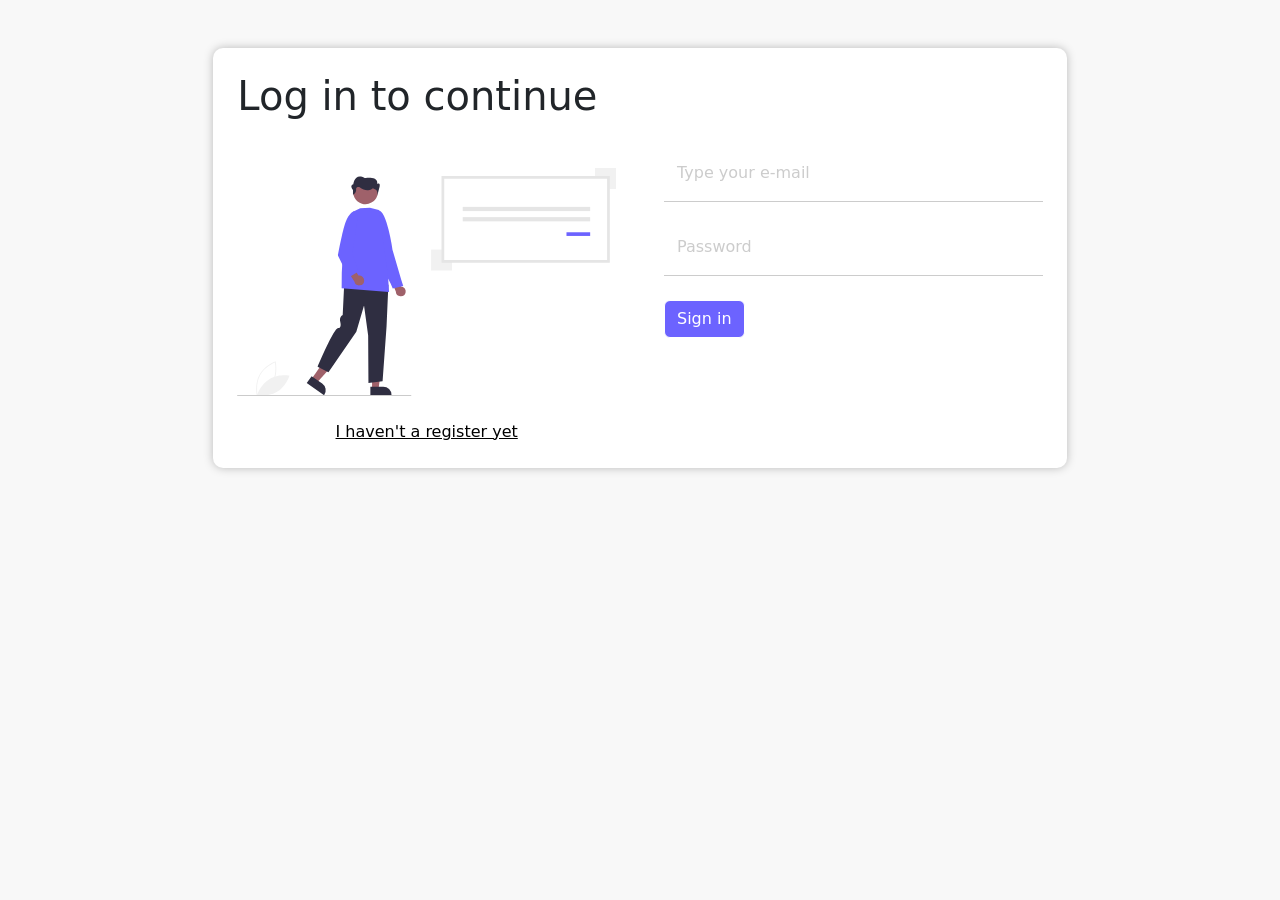
<file: index.html>
<!DOCTYPE html>
<html lang="en">

<head>
    <meta charset="UTF-8">
    <meta http-equiv="X-UA-Compatible" content="IE=edge">
    <meta name="viewport" content="width=device-width, initial-scale=1.0">

    <title>Login</title>

    <link href="https://cdn.jsdelivr.net/npm/bootstrap@5.0.1/dist/css/bootstrap.min.css" rel="stylesheet"
        integrity="sha384-+0n0xVW2eSR5OomGNYDnhzAbDsOXxcvSN1TPprVMTNDbiYZCxYbOOl7+AMvyTG2x" crossorigin="anonymous">
    <link rel="stylesheet" href="css/styles.css">

    <script src="https://cdn.jsdelivr.net/npm/bootstrap@5.0.1/dist/js/bootstrap.bundle.min.js"
        integrity="sha384-gtEjrD/SeCtmISkJkNUaaKMoLD0//ElJ19smozuHV6z3Iehds+3Ulb9Bn9Plx0x4" crossorigin="anonymous"
        defer></script>
</head>

<body>
    <div class="container col-11 col-md-8 p-4 mt-5 main-content">
        <div class="row gx-5">
            <h1 class="mb-4">Log in to continue</h1>

            <form class="col-md-6 order-md-2">
                <div class="form-floating mb-3">
                    <input type="email" class="form-control" id="floatingInput" placeholder="name@example.com">
                    <label for="floatingInput">Type your e-mail</label>
                </div>
                <div class="form-floating">
                    <input type="password" class="form-control" id="floatingPassword" placeholder="Password">
                    <label for="floatingPassword">Password</label>
                </div>
                <button type="submit" class="btn btn-primary col-12 col-md-auto my-4">Sign in</button>
            </form>
            
            <div class="col-md-6 order-md-1">
                <img class="img-fluid my-4" src="img/sign_in.svg" alt="Ilustração de uma pessoa logando em um site">
                <div class="link-container">
                    <a href="./register.html">I haven't a register yet</a>
                </div>
            </div>
        </div>
    </div>
</body>

</html>
</file>
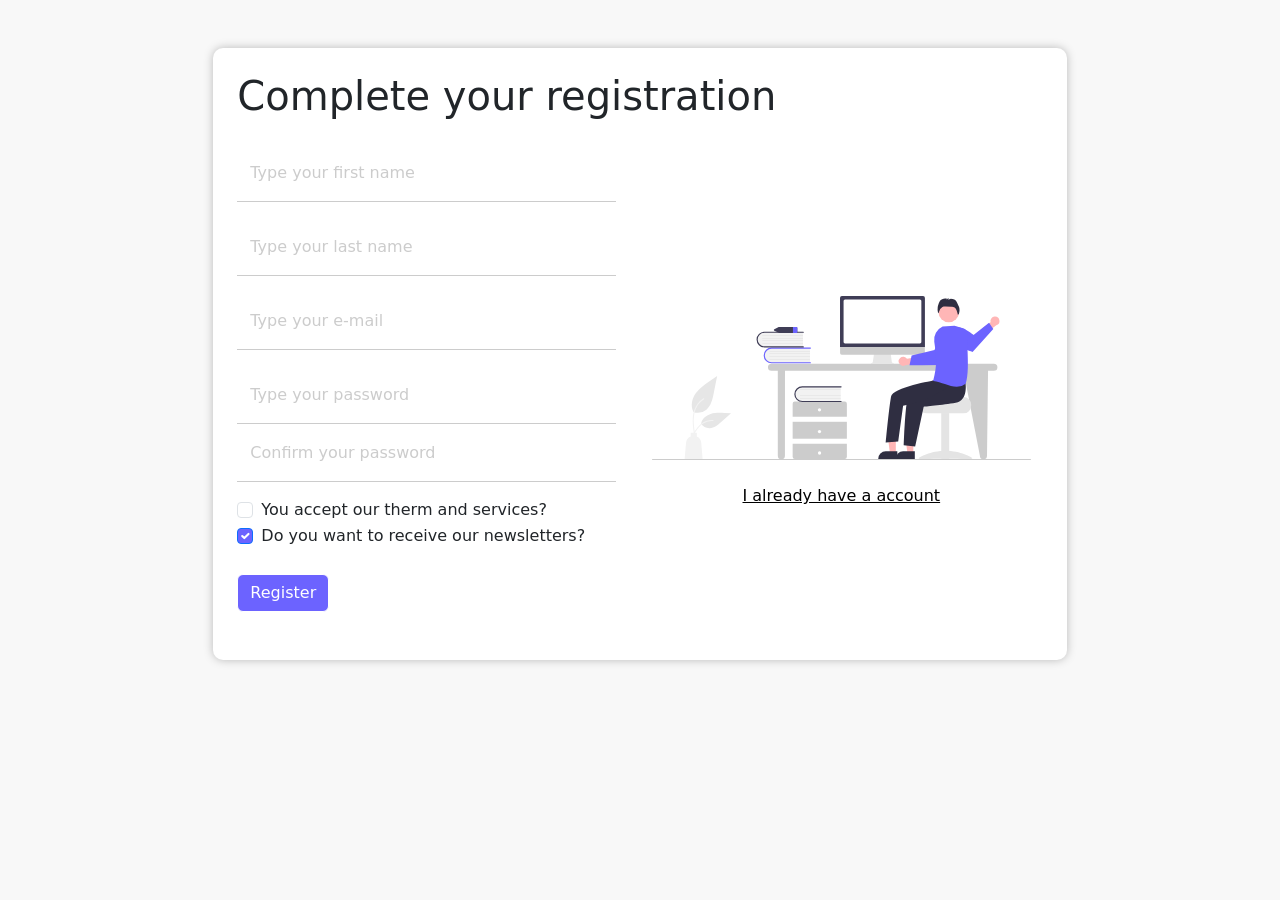
<file: register.html>
<!DOCTYPE html>
<html lang="en">

<head>
    <meta charset="UTF-8">
    <meta http-equiv="X-UA-Compatible" content="IE=edge">
    <meta name="viewport" content="width=device-width, initial-scale=1.0">

    <title>Register</title>

    <link href="https://cdn.jsdelivr.net/npm/bootstrap@5.3.0-alpha1/dist/css/bootstrap.min.css" rel="stylesheet"
        integrity="sha384-GLhlTQ8iRABdZLl6O3oVMWSktQOp6b7In1Zl3/Jr59b6EGGoI1aFkw7cmDA6j6gD" crossorigin="anonymous">
    <link rel="stylesheet" href="css/styles.css">

    <script src="https://cdn.jsdelivr.net/npm/bootstrap@5.0.1/dist/js/bootstrap.bundle.min.js"
        integrity="sha384-gtEjrD/SeCtmISkJkNUaaKMoLD0//ElJ19smozuHV6z3Iehds+3Ulb9Bn9Plx0x4" crossorigin="anonymous"
        defer></script>
</head>

<body>
    <div class="container col-11 col-md-8 p-4 mt-5 main-content">
        <div class="row gx-5">
            <h1 class="mb-4">Complete your registration</h1>

            <form class="col-md-6">
                <div class="form-floating mb-3">
                    <input type="text" class="form-control" id="floatingFirstName" placeholder="First name">
                    <label for="floatingFirstName">Type your first name</label>
                </div>

                <div class="form-floating mb-3">
                    <input type="text" class="form-control" id="floatingLastName" placeholder="Last name">
                    <label for="floatingLastName">Type your last name</label>
                </div>

                <div class="form-floating mb-3">
                    <input type="email" class="form-control" id="floatingEmail" placeholder="name@example.com">
                    <label for="floatingEmail">Type your e-mail</label>
                </div>

                <div class="form-floating">
                    <input type="password" class="form-control" id="floatingPassword" placeholder="Password">
                    <label for="floatingPassword">Type your password</label>
                </div>
                <div class="form-floating">
                    <input type="password" class="form-control" id="floatingConfirmPassword" placeholder="Password">
                    <label for="floatingConfirmPassword">Confirm your password</label>
                </div>

                <div class="form-check mt-3">
                    <input class="form-check-input" type="checkbox" value="" id="flexCheckDefault">
                    <label class="form-check-label" for="flexCheckDefault">
                        You accept our therm and services?
                    </label>
                </div>
                <div class="form-check">
                    <input class="form-check-input" type="checkbox" value="" id="flexCheckChecked" checked>
                    <label class="form-check-label" for="flexCheckChecked">
                        Do you want to receive our newsletters?
                    </label>
                </div>

                <button type="submit" class="btn btn-primary col-12 col-md-auto my-4">Register</button>
            </form>

            <div class="col-md-6 row align-items-center">
                <div>
                    <img class="img-fluid my-4" src="img/hello.svg" alt="Ilustração de uma pessoa logando em um site">
                    <div class="link-container">
                        <a href="./index.html">I already have a account</a>
                    </div>
                </div>
            </div>
        </div>
    </div>
</body>

</html>
</file>
<file: css/styles.css>
/* GENERIC ELEMENTS */
body {
    background-color: #f8f8f8;
}

/* GENERIC CLASSES - BOOTSTRAP REPLACEMENT */
.btn-primary {
    background-color: #6C63FF;

    border-color: inherit;
}

.btn-primary:hover {
    background-color: #423cbb;
    
    border-color: inherit;
}

.form-check-input:checked {
    background-color: #6C63FF;
}

/* CLASS CONTENT */
.main-content {
    background-color: white;

    border-radius: 10px;
    box-shadow: 0px 0px 10px hsla(0, 0%, 0%, 0.25);
}

    .form-control {
        border: none;
        border-bottom: 1px solid #ccc;
        border-radius: 0;
    }

        .form-control:focus {
            box-shadow: none;
            border-color: #ccc;
        }

        .form-control ~ label {
            color: #ccc;
        }

        .form-control:focus ~ label {
            color: #212529;
        }

    .link-container {
        text-align: center;
    }

        .link-container a {
            color: black;

            transition: all 0.25s;
        }

        .link-container a:hover {
            color: #6C63FF;
        }
</file>
